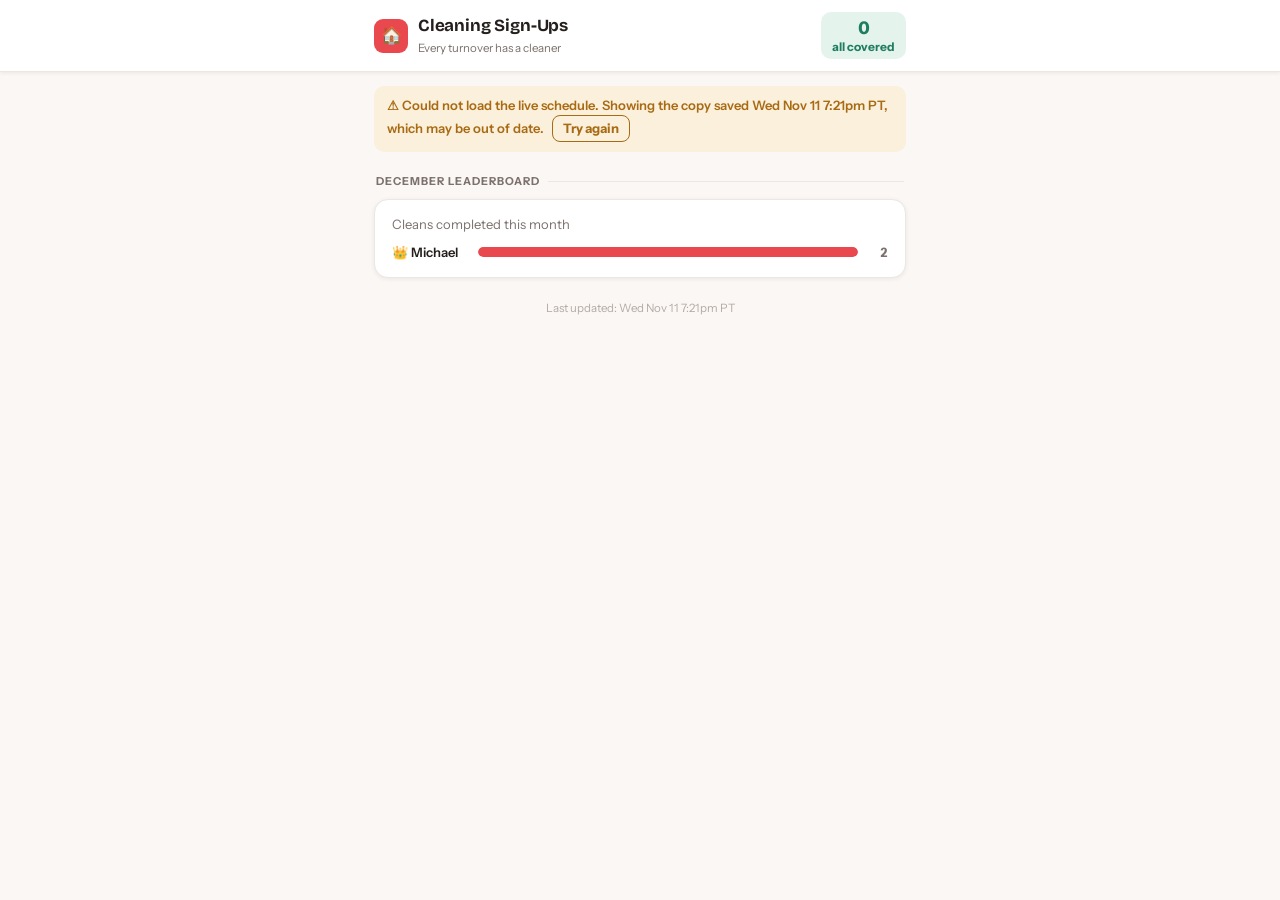
<file: index.html>
<!DOCTYPE html>
<html lang="en">
<head>
<meta charset="UTF-8">
<meta name="viewport" content="width=device-width, initial-scale=1.0">
<title>Cleaning Sign-Ups</title>
<link rel="stylesheet" href="https://fonts.googleapis.com/css2?family=Bricolage+Grotesque:wght@600;700;800&family=Instrument+Sans:wght@400;500;600;700&display=swap">
<style>
:root {
  --ground: #FAF7F5; --card: #FFFFFF; --ink: #241F1D; --muted: #7C716C; --faint: #B5AAA4;
  --line: #EDE6E2; --chip-bg: #F3EDE9; --accent: #E8484E; --accent-ink: #FFFFFF;
  --good: #1E7D5F; --good-bg: #E4F3EC; --warn: #A86A12; --warn-bg: #FBF0DC;
  --urgent: #C22B31; --urgent-bg: #FBE7E7; --shadow: 0 1px 4px rgba(60,40,30,0.08);
  --u-fun: #E8484E; --u-garage: #00857C; --u-nook: #7B3FA0;
  --u-cosmo: #D97706; --u-cows: #3B8A3F; --u-cottage: #4F5BB3;
}
@media (prefers-color-scheme: dark) {
  :root {
    --ground: #191514; --card: #221D1B; --ink: #F1EAE6; --muted: #A2968F; --faint: #6E635D;
    --line: #322B28; --chip-bg: #2C2522; --accent: #FF6B70; --accent-ink: #2A1213;
    --good: #4CC79A; --good-bg: #16302A; --warn: #E5A44A; --warn-bg: #33270F;
    --urgent: #FF7A7E; --urgent-bg: #3A1A1B; --shadow: 0 1px 5px rgba(0,0,0,0.4);
    --u-fun: #FF6B70; --u-garage: #2BB3A8; --u-nook: #B579DB;
    --u-cosmo: #F09B3E; --u-cows: #5FB963; --u-cottage: #8891E0;
  }
}
* { box-sizing: border-box; margin: 0; padding: 0; }
body { font-family: "Instrument Sans", -apple-system, "Segoe UI", Roboto, sans-serif; background: var(--ground); color: var(--ink); min-height: 100vh; font-size: 15px; line-height: 1.45; }
.wrap { max-width: 560px; margin: 0 auto; padding: 0 14px 40px; }
.topbar { position: sticky; top: 0; z-index: 10; background: var(--card); border-bottom: 1px solid var(--line); box-shadow: var(--shadow); }
.topbar-inner { max-width: 560px; margin: 0 auto; display: flex; align-items: center; justify-content: space-between; gap: 10px; padding: 12px 14px; }
.brand { display: flex; align-items: center; gap: 10px; min-width: 0; }
.brand-mark { width: 34px; height: 34px; border-radius: 9px; flex-shrink: 0; background: var(--accent); color: var(--accent-ink); display: grid; place-items: center; font-size: 17px; }
.brand h1 { font-family: "Bricolage Grotesque", "Instrument Sans", sans-serif; font-size: 17px; font-weight: 700; letter-spacing: -0.01em; white-space: nowrap; overflow: hidden; text-overflow: ellipsis; }
.brand .sub { font-size: 11.5px; color: var(--muted); margin-top: 1px; }
.open-count { flex-shrink: 0; text-align: center; background: var(--warn-bg); color: var(--warn); border-radius: 10px; padding: 5px 11px; font-weight: 700; font-size: 12px; line-height: 1.2; }
.open-count.zero { background: var(--good-bg); color: var(--good); }
.open-count .n { font-family: "Bricolage Grotesque", sans-serif; display: block; font-size: 19px; font-weight: 800; font-variant-numeric: tabular-nums; }
.section-head { display: flex; align-items: baseline; gap: 8px; font-size: 11px; font-weight: 700; text-transform: uppercase; letter-spacing: 0.09em; color: var(--muted); margin: 22px 2px 9px; }
.section-head .rule { flex: 1; height: 1px; background: var(--line); align-self: center; }
.card { position: relative; background: var(--card); border: 1px solid var(--line); border-radius: 14px; padding: 14px 15px 15px 18px; margin-bottom: 10px; box-shadow: var(--shadow); overflow: hidden; }
.card::before { content: ""; position: absolute; left: 0; top: 0; bottom: 0; width: 5px; background: var(--uc, var(--faint)); }
.card.done { opacity: 0.82; }
.card-top { display: flex; align-items: flex-start; gap: 12px; }
.date-badge { flex-shrink: 0; min-width: 52px; text-align: center; background: var(--chip-bg); border-radius: 11px; padding: 7px 8px 6px; }
.date-badge .dn { font-family: "Bricolage Grotesque", sans-serif; font-size: 23px; font-weight: 800; line-height: 1; font-variant-numeric: tabular-nums; }
.date-badge .dd { font-size: 10px; font-weight: 700; text-transform: uppercase; letter-spacing: 0.08em; color: var(--muted); margin-top: 3px; }
.card-info { flex: 1; min-width: 0; }
.unit-row { display: flex; align-items: center; flex-wrap: wrap; gap: 7px; }
.unit-name { font-family: "Bricolage Grotesque", sans-serif; font-size: 17px; font-weight: 700; letter-spacing: -0.01em; }
.badge { border-radius: 99px; padding: 2px 8px; font-size: 10.5px; font-weight: 700; letter-spacing: 0.03em; }
.badge.repeat { background: var(--warn-bg); color: var(--warn); }
.badge.dirty { background: var(--urgent-bg); color: var(--urgent); text-transform: uppercase; letter-spacing: 0.06em; }
.badge.urgent { background: var(--urgent); color: #fff; text-transform: uppercase; letter-spacing: 0.06em; animation: pulse 1.6s ease-in-out infinite; }
@keyframes pulse { 50% { opacity: 0.55; } }
@media (prefers-reduced-motion: reduce) { .badge.urgent { animation: none; } }
.guest { font-size: 13px; color: var(--muted); margin-top: 3px; }
.guest b { color: var(--ink); font-weight: 600; }
.meta { display: flex; flex-wrap: wrap; gap: 6px 12px; margin-top: 5px; font-size: 12px; color: var(--muted); }
.avail { color: var(--good); font-weight: 650; }
.pill { display: inline-block; background: var(--chip-bg); border-radius: 99px; padding: 1px 8px; font-size: 11.5px; color: var(--muted); }
.status { display: flex; align-items: center; gap: 8px; margin-top: 11px; border-radius: 10px; padding: 9px 12px; font-size: 13px; font-weight: 600; }
.status.ok { background: var(--good-bg); color: var(--good); }
.status.wait { background: var(--warn-bg); color: var(--warn); }
.status .when { font-weight: 400; opacity: 0.8; margin-left: auto; font-size: 12px; }
.signup-btn { display: block; margin-top: 11px; padding: 12px; border-radius: 10px; text-align: center; text-decoration: none; font-size: 15px; font-weight: 700; color: #fff; background: var(--uc, var(--accent)); transition: filter 0.15s; }
.signup-btn:hover { filter: brightness(1.08); }
.signup-btn:focus-visible, a:focus-visible { outline: 3px solid var(--accent); outline-offset: 2px; }
.signup-btn.urgent-btn { background: var(--urgent); }
.done-btn { display: block; margin-top: 8px; padding: 11px; border-radius: 10px; text-align: center; text-decoration: none; font-size: 14.5px; font-weight: 700; color: var(--good); background: var(--good-bg); border: 1.5px solid var(--good); transition: filter 0.15s; }
.done-btn:hover { filter: brightness(1.05); }
.day-label { font-size: 12px; font-weight: 700; color: var(--faint); margin: 14px 4px 6px; letter-spacing: 0.04em; }
.board { background: var(--card); border: 1px solid var(--line); border-radius: 14px; padding: 15px 17px; box-shadow: var(--shadow); }
.board-cap { font-size: 13px; color: var(--muted); }
.board-row { display: flex; align-items: center; gap: 10px; margin-top: 9px; }
.board-name { width: 76px; font-size: 13px; font-weight: 600; flex-shrink: 0; }
.board-bar-track { flex: 1; height: 10px; border-radius: 99px; background: var(--chip-bg); overflow: hidden; }
.board-bar { height: 100%; border-radius: 99px; background: var(--accent); }
.board-n { width: 20px; text-align: right; font-size: 13px; font-weight: 700; font-variant-numeric: tabular-nums; color: var(--muted); }
.empty { text-align: center; padding: 48px 20px; color: var(--muted); font-size: 15px; }
.stale { margin-top: 14px; background: var(--warn-bg); color: var(--warn); border-radius: 10px; padding: 10px 13px; font-size: 13px; font-weight: 600; }
.retry { margin-left: 8px; font: inherit; font-weight: 700; color: var(--warn); background: none; border: 1.5px solid var(--warn); border-radius: 8px; padding: 3px 10px; cursor: pointer; }
.retry:focus-visible { outline: 3px solid var(--accent); outline-offset: 2px; }
.updated { text-align: center; font-size: 11.5px; color: var(--faint); margin-top: 22px; }
</style>
</head>
<body>
<div class="topbar">
  <div class="topbar-inner">
    <div class="brand">
      <div class="brand-mark">&#127968;</div>
      <div>
        <h1>Cleaning Sign-Ups</h1>
        <div class="sub" id="subtitle"></div>
      </div>
    </div>
    <div class="open-count" id="opencount"></div>
  </div>
</div>
<div class="wrap"><div id="content"></div></div>
<!-- EVENTS_DATA_START -->
<script>
window.CLEANING_DATA = {
  generatedAt: "Wed Nov 11 7:21pm PT",
  todayISO: "2026-11-11",
  events: [{"unit":"Fun Music","guest":"Jeff Gray","party":"1a","cleaner":"Michael","confirmed":true,"repeat":true,"dateISO":"2026-11-13","stayRange":"Nov 13 - Nov 15","nights":2,"availRange":"","cleanFrom":"2026-11-08"},{"unit":"Garage Studio","guest":"Kyle Wade","party":"2a","cleaner":"","confirmed":false,"repeat":false,"dateISO":"2026-11-13","stayRange":"Nov 13 - Nov 15","nights":2,"availRange":"Nov 8 - Nov 13","cleanFrom":"2026-11-08"},{"unit":"Midnight Nook","guest":"Justin Foley","party":"1a","cleaner":"","confirmed":false,"repeat":false,"dateISO":"2026-11-13","stayRange":"Nov 13 - Nov 15","nights":2,"availRange":"Nov 7 - Nov 13","cleanFrom":"2026-11-07"},{"unit":"The Cottage","guest":"Katherine Van Gaver","party":"5a 1k","cleaner":"Michael","confirmed":true,"repeat":false,"dateISO":"2026-11-13","stayRange":"Nov 13 - Nov 15","nights":2,"availRange":"","cleanFrom":"2026-11-08"},{"unit":"Garage Studio","guest":"Suzanne Glazier","party":"2a 3p","cleaner":"","confirmed":false,"repeat":false,"dateISO":"2026-11-20","stayRange":"Nov 20 - Nov 23","nights":3,"availRange":"Nov 15 - Nov 20","cleanFrom":"2026-11-15"},{"unit":"Mini Cows","guest":"Jen Peters","party":"2a","cleaner":"","confirmed":false,"repeat":false,"dateISO":"2026-11-20","stayRange":"Nov 20 - Nov 22","nights":2,"availRange":"Nov 8 - Nov 20","cleanFrom":"2026-11-08"},{"unit":"Cosmo","guest":"Ab Mgaza","party":"2a","cleaner":"","confirmed":false,"repeat":false,"dateISO":"2026-11-21","stayRange":"Nov 21 - Nov 24","nights":3,"availRange":"Nov 8 - Nov 21","cleanFrom":"2026-11-08"},{"unit":"Cosmo","guest":"Linda Hein","party":"3a","cleaner":"","confirmed":false,"repeat":false,"dateISO":"2026-11-24","stayRange":"Nov 24 - Nov 28","nights":4,"availRange":"Nov 24 (same-day turnaround)","cleanFrom":"2026-11-24"},{"unit":"Garage Studio","guest":"Lorelei Anderson","party":"2a 1p","cleaner":"","confirmed":false,"repeat":false,"dateISO":"2026-11-24","stayRange":"Nov 24 - Nov 27","nights":3,"availRange":"Nov 23 - Nov 24","cleanFrom":"2026-11-23"},{"unit":"Mini Cows","guest":"Catherine Ayton","party":"2a 1k 3p","cleaner":"","confirmed":false,"repeat":false,"dateISO":"2026-11-25","stayRange":"Nov 25 - Nov 28","nights":3,"availRange":"Nov 22 - Nov 25","cleanFrom":"2026-11-22"},{"unit":"The Cottage","guest":"Sandi Jacob","party":"5a","cleaner":"","confirmed":false,"repeat":false,"dateISO":"2026-11-26","stayRange":"Nov 26 - Nov 29","nights":3,"availRange":"Nov 15 - Nov 26","cleanFrom":"2026-11-15"}],
  board: [{"name":"Michael","n":2}],
  dirty: []
};
</script>
<!-- EVENTS_DATA_END -->
<script>
var FORM_BASE = 'https://docs.google.com/forms/d/e/1FAIpQLSeeZfcvmwMFtXNadTH8kw542rXb0KxQWID0tbShL5nuqZrmXg/viewform';
var UNIT_ENTRY = 'entry.1764140552';
var DATE_ENTRY = 'entry.493844947';
var DONE_URL = 'https://script.google.com/macros/s/AKfycbyEdAWFJSwaIyzsfxIuwX4A19KaicPDNWkG2xo066-1zXQrsG2CQSjQtAmxucHD40pF/exec';
var MONTHS = ['Jan','Feb','Mar','Apr','May','Jun','Jul','Aug','Sep','Oct','Nov','Dec'];
var MONTHS_FULL = ['January','February','March','April','May','June','July','August','September','October','November','December'];
var DAYS = ['Sun','Mon','Tue','Wed','Thu','Fri','Sat'];
var UNIT_VARS = { 'Fun Music': '--u-fun', 'Garage Studio': '--u-garage', 'Midnight Nook': '--u-nook', 'Cosmo': '--u-cosmo', 'Mini Cows': '--u-cows', 'The Cottage': '--u-cottage' };

function signupUrl(unit, dateISO) { return FORM_BASE + '?usp=pp_url&' + UNIT_ENTRY + '=' + encodeURIComponent(unit) + '&' + DATE_ENTRY + '=' + dateISO; }
function doneUrl(e) { return DONE_URL.indexOf('https://') === 0 ? DONE_URL + '?u=' + encodeURIComponent(e.unit) + '&d=' + e.dateISO + '&n=' + encodeURIComponent(e.cleaner || '') : ''; }
function doneBtn(e) {
  if (!e.cleaner || e.confirmed || (e.cleanFrom && e.cleanFrom > window.CLEANING_DATA.todayISO)) return '';
  var u = doneUrl(e);
  return u ? '<a class="done-btn" href="' + u + '" target="_blank" rel="noopener">&#10003; Mark done &middot; ' + esc(e.unit) + '</a>' : '';
}
function unitVar(n) { return 'var(' + (UNIT_VARS[n] || '--faint') + ')'; }
function utc(iso) { return Date.UTC(parseInt(iso.substring(0,4),10), parseInt(iso.substring(5,7),10)-1, parseInt(iso.substring(8,10),10)); }
function addDays(iso, n) { var t = new Date(utc(iso) + n*86400000); return t.getUTCFullYear() + '-' + ('0'+(t.getUTCMonth()+1)).slice(-2) + '-' + ('0'+t.getUTCDate()).slice(-2); }
function dayNum(iso) { return parseInt(iso.substring(8,10),10); }
function dayName(iso) { return DAYS[new Date(utc(iso)).getUTCDay()]; }
function pretty(iso) { return MONTHS[parseInt(iso.substring(5,7),10)-1] + ' ' + dayNum(iso); }
function esc(s) { return String(s == null ? '' : s).replace(/&/g,'&amp;').replace(/</g,'&lt;').replace(/>/g,'&gt;').replace(/"/g,'&quot;'); }

function dateBadge(e) { return '<div class="date-badge"><div class="dn">' + dayNum(e.dateISO) + '</div><div class="dd">' + dayName(e.dateISO) + '</div></div>'; }

function metaBits(e) {
  var bits = [];
  if (e.party) bits.push('<span class="pill">' + esc(e.party) + '</span>');
  if (e.availRange) bits.push('<span class="avail">Available to clean: ' + esc(e.availRange) + '</span>');
  return bits.length ? '<div class="meta">' + bits.join('') + '</div>' : '';
}

function todayCard(e) {
  var h = '<div class="card" style="--uc:' + unitVar(e.unit) + '"><div class="card-top">' + dateBadge(e) + '<div class="card-info">';
  h += '<div class="unit-row"><span class="unit-name">' + esc(e.unit) + '</span>';
  if (!e.cleaner) h += '<span class="badge urgent">No cleaner</span>';
  if (e.repeat) h += '<span class="badge repeat">&#11088; Repeat guest</span>';
  h += '</div><div class="guest">Next guest: <b>' + esc(e.guest) + '</b> &middot; checks in today</div>' + metaBits(e) + '</div></div>';
  if (!e.cleaner) {
    h += '<a class="signup-btn urgent-btn" href="' + signupUrl(e.unit, e.dateISO) + '" target="_blank" rel="noopener">Claim today&#39;s clean &middot; ' + esc(e.unit) + '</a>';
  } else if (e.confirmed) {
    h += '<div class="status ok"><span>&#9989;</span> Cleaned by ' + esc(e.cleaner) + ' <span class="when">confirmed</span></div>';
  } else {
    h += '<div class="status wait"><span>&#8987;</span> Assigned to ' + esc(e.cleaner) + ' <span class="when">not marked done yet</span></div>';
    h += doneBtn(e);
  }
  return h + '</div>';
}

function openCard(e, urgent) {
  var h = '<div class="card" style="--uc:' + unitVar(e.unit) + '"><div class="card-top">' + dateBadge(e) + '<div class="card-info">';
  h += '<div class="unit-row"><span class="unit-name">' + esc(e.unit) + '</span>';
  if (urgent) h += '<span class="badge urgent">48 hrs</span>';
  if (e.repeat) h += '<span class="badge repeat">&#11088; Repeat guest</span>';
  h += '</div><div class="guest"><b>' + esc(e.guest) + '</b> checks in';
  if (e.stayRange) h += ' &middot; ' + esc(e.stayRange) + (e.nights ? ' &middot; ' + e.nights + ' night' + (e.nights === 1 ? '' : 's') : '');
  h += '</div>' + metaBits(e) + '</div></div>';
  h += '<a class="signup-btn' + (urgent ? ' urgent-btn' : '') + '" href="' + signupUrl(e.unit, e.dateISO) + '" target="_blank" rel="noopener">Sign up &middot; ' + esc(e.unit) + '</a></div>';
  return h;
}

function dirtyCard(e, todayISO) {
  var h = '<div class="card' + (e.scheduledBy ? ' done' : '') + '" style="--uc:' + unitVar(e.unit) + '"><div class="card-top">' + dateBadge(e) + '<div class="card-info">';
  h += '<div class="unit-row"><span class="unit-name">' + esc(e.unit) + '</span>';
  h += '<span class="badge ' + (e.scheduledBy ? 'repeat' : 'dirty') + '">' + (e.scheduledBy ? 'Clean booked' : 'Needs clean') + '</span>';
  h += '</div><div class="guest">Guest checked out <b>' + pretty(e.dateISO) + '</b>';
  if (e.days > 0) h += ' &middot; vacant ' + e.days + ' day' + (e.days === 1 ? '' : 's');
  h += '</div><div class="meta">';
  if (e.nextDateISO) h += '<span class="pill">Next guest ' + pretty(e.nextDateISO) + (e.nextDays > 0 ? ' &middot; ' + e.nextDays + ' days away' : '') + '</span>';
  else h += '<span class="pill">No upcoming stay booked</span>';
  if (!e.scheduledBy) h += '<span class="avail">Available to clean: any day</span>';
  h += '</div></div></div>';
  if (e.scheduledBy) {
    h += '<div class="status wait"><span>&#128197;</span> ' + esc(e.scheduledBy) + ' signed up for ' + pretty(e.scheduledOn) + '</div>';
  } else {
    h += '<a class="signup-btn" href="' + signupUrl(e.unit, todayISO) + '" target="_blank" rel="noopener">Clean it &middot; ' + esc(e.unit) + '</a>';
  }
  return h + '</div>';
}

function assignedCard(e) {
  var h = '<div class="card done" style="--uc:' + unitVar(e.unit) + '"><div class="card-top">' + dateBadge(e) + '<div class="card-info">';
  h += '<div class="unit-row"><span class="unit-name">' + esc(e.unit) + '</span>';
  if (e.repeat) h += '<span class="badge repeat">&#11088; Repeat guest</span>';
  h += '</div><div class="guest"><b>' + esc(e.guest) + '</b> checks in';
  if (e.stayRange) h += ' &middot; ' + esc(e.stayRange) + (e.nights ? ' &middot; ' + e.nights + ' night' + (e.nights === 1 ? '' : 's') : '');
  h += '</div>' + metaBits(e) + '</div></div>';
  if (e.confirmed) h += '<div class="status ok"><span>&#10024;</span> Cleaned by ' + esc(e.cleaner) + ' <span class="when">done</span></div></div>';
  else h += '<div class="status ok"><span>&#9989;</span> ' + esc(e.cleaner) + '&#39;s got it</div>' + doneBtn(e) + '</div>';
  return h;
}

// The schedule is baked in by a refresh job. If that job misses a run, don't keep
// showing an old day as "Today": use the real Pacific date and say the data is old.
function pacificNow() {
  try {
    var p = {};
    new Intl.DateTimeFormat('en-US', { timeZone: 'America/Los_Angeles', year: 'numeric', month: '2-digit', day: '2-digit', hour: '2-digit', hourCycle: 'h23' })
      .formatToParts(new Date()).forEach(function (x) { p[x.type] = x.value; });
    return { iso: p.year + '-' + p.month + '-' + p.day, hour: parseInt(p.hour, 10) };
  } catch (err) { return null; }
}

function sectionHead(label) { return '<div class="section-head">' + label + ' <span class="rule"></span></div>'; }

function render() {
  var D = window.CLEANING_DATA;
  var now = pacificNow();
  // Allow an hour after midnight for the nightly refresh before calling it stale.
  var stale = !!now && /^\d{4}-\d\d-\d\d$/.test(D.todayISO) && now.iso > D.todayISO && (now.hour >= 1 || now.iso > addDays(D.todayISO, 1));
  if (stale) D.todayISO = now.iso;
  var todayISO = D.todayISO;
  var events = (D.events || []).slice().sort(function (a, b) { return a.dateISO < b.dateISO ? -1 : a.dateISO > b.dateISO ? 1 : 0; });
  var today = events.filter(function (e) { return e.dateISO === todayISO; });
  var upcoming = events.filter(function (e) { return e.dateISO > todayISO; });
  var openUp = upcoming.filter(function (e) { return !e.cleaner; });
  var claimedUp = upcoming.filter(function (e) { return e.cleaner; });
  var openAll = today.filter(function (e) { return !e.cleaner; }).concat(openUp);
  var dirty = (D.dirty || []).slice().sort(function (a, b) { return a.dateISO < b.dateISO ? -1 : a.dateISO > b.dateISO ? 1 : 0; });
  var dirtyOpen = dirty.filter(function (e) { return !e.scheduledBy; });
  var urgentCutoff = addDays(todayISO, 2);
  var tomorrowISO = addDays(todayISO, 1);

  var totalOpen = openAll.length + dirtyOpen.length;
  var oc = document.getElementById('opencount');
  oc.className = 'open-count' + (totalOpen ? '' : ' zero');
  oc.innerHTML = '<span class="n">' + totalOpen + '</span>' + (totalOpen ? 'open job' + (totalOpen === 1 ? '' : 's') : 'all covered');

  var sub;
  if (dirtyOpen.length) sub = dirtyOpen.length + ' vacant unit' + (dirtyOpen.length === 1 ? '' : 's') + ' ready to clean now';
  else if (!openAll.length) sub = 'Every turnover has a cleaner';
  else {
    var first = openAll[0];
    var when = first.dateISO === todayISO ? 'today' : first.dateISO === tomorrowISO ? 'tomorrow' : dayName(first.dateISO) + ' ' + pretty(first.dateISO);
    sub = 'Next open slot: ' + when + ' &middot; ' + esc(first.unit);
  }
  document.getElementById('subtitle').innerHTML = sub;

  var html = '';
  if (liveState === 'failed') html += '<div class="stale" role="status">&#9888; Could not load the live schedule. Showing the copy saved ' + esc(D.generatedAt) + ', which may be out of date.<button class="retry" type="button" onclick="loadLive()">Try again</button></div>';
  else if (stale && liveState !== 'loading') html += '<div class="stale" role="status">&#9888; Schedule last refreshed ' + esc(D.generatedAt) + '. Sign-ups and cleans since then may not show yet.</div>';
  if (!events.length && !dirty.length) {
    html = '<div class="empty">No check-ins in the next two weeks. Check back soon!</div>';
  } else {
    if (today.length) {
      html += sectionHead('Today &middot; ' + dayName(todayISO) + ' ' + pretty(todayISO));
      html += today.map(function (e) { return todayCard(e); }).join('');
    }
    if (dirty.length) {
      html += sectionHead('Needs cleaning now');
      html += dirty.map(function (e) { return dirtyCard(e, todayISO); }).join('');
    }
    if (openUp.length) {
      html += sectionHead('Needs a cleaner');
      var lastDate = '';
      openUp.forEach(function (e) {
        if (e.dateISO !== lastDate) {
          lastDate = e.dateISO;
          var lbl = e.dateISO === tomorrowISO ? 'Tomorrow &middot; ' + dayName(e.dateISO) + ' ' + pretty(e.dateISO) : dayName(e.dateISO) + ' ' + pretty(e.dateISO);
          html += '<div class="day-label">' + lbl + '</div>';
        }
        html += openCard(e, e.dateISO <= urgentCutoff);
      });
    }
    if (claimedUp.length) {
      html += sectionHead('Already assigned');
      html += claimedUp.map(function (e) { return assignedCard(e); }).join('');
    }
  }
  var board = (D.board || []).slice().sort(function (a, b) { return b.n - a.n; }).slice(0, 6);
  if (board.length) {
    var max = board[0].n || 1;
    html += sectionHead(MONTHS_FULL[parseInt(todayISO.substring(5,7),10)-1] + ' leaderboard');
    html += '<div class="board"><div class="board-cap">Cleans completed this month</div>';
    board.forEach(function (r, i) {
      var w = Math.max(8, Math.round(100 * r.n / max));
      var op = Math.max(0.45, 1 - i * 0.14);
      html += '<div class="board-row"><span class="board-name">' + (i === 0 ? '&#128081; ' : '') + esc(r.name) + '</span><div class="board-bar-track"><div class="board-bar" style="width:' + w + '%; opacity:' + op + '"></div></div><span class="board-n">' + r.n + '</span></div>';
    });
    html += '</div>';
  }
  if (D.live) html += '<p class="updated">Live schedule &middot; loaded ' + esc(D.generatedAt) + '</p>';
  else if (liveState === 'loading') html += '<p class="updated">Saved copy from ' + esc(D.generatedAt) + ' &middot; checking for the latest&hellip;</p>';
  else html += '<p class="updated">Last updated: ' + esc(D.generatedAt) + '</p>';
  document.getElementById('content').innerHTML = html;
}

// The schedule is loaded live from the Mark done web app each time the page opens,
// so sign-ups show within about a minute. The data baked into this file is only the
// fallback for when that request fails.
var LIVE_TIMEOUT_MS = 12000;
var liveState = '';      // '' | 'loading' | 'ok' | 'failed'
var liveLoadedAt = 0;
function loadLive() {
  if (liveState === 'loading' || DONE_URL.indexOf('https://') !== 0) return;
  var finished = false, tag = document.createElement('script');
  var timer = setTimeout(function () { finish(false); }, LIVE_TIMEOUT_MS);
  function finish(ok) {
    if (finished) return;
    finished = true;
    clearTimeout(timer);
    if (tag.parentNode) tag.parentNode.removeChild(tag);
    liveState = ok ? 'ok' : 'failed';
    if (ok) liveLoadedAt = Date.now();
    render();
  }
  window.__cleaningLive = function (d) {
    if (finished) return;
    var good = d && !d.error && d.events && typeof d.events.length === 'number' && /^\d{4}-\d\d-\d\d$/.test(d.todayISO || '');
    if (good) window.CLEANING_DATA = d;
    finish(!!good);
  };
  tag.onerror = function () { finish(false); };
  tag.src = DONE_URL + '?data=1&callback=__cleaningLive&t=' + Date.now();
  liveState = 'loading';
  render();
  document.head.appendChild(tag);
}
// Cleaners leave this tab open: refresh when they come back to it.
document.addEventListener('visibilitychange', function () {
  if (!document.hidden && Date.now() - liveLoadedAt > 60000) loadLive();
});
render();
loadLive();
</script>
</body>
</html>
</file>
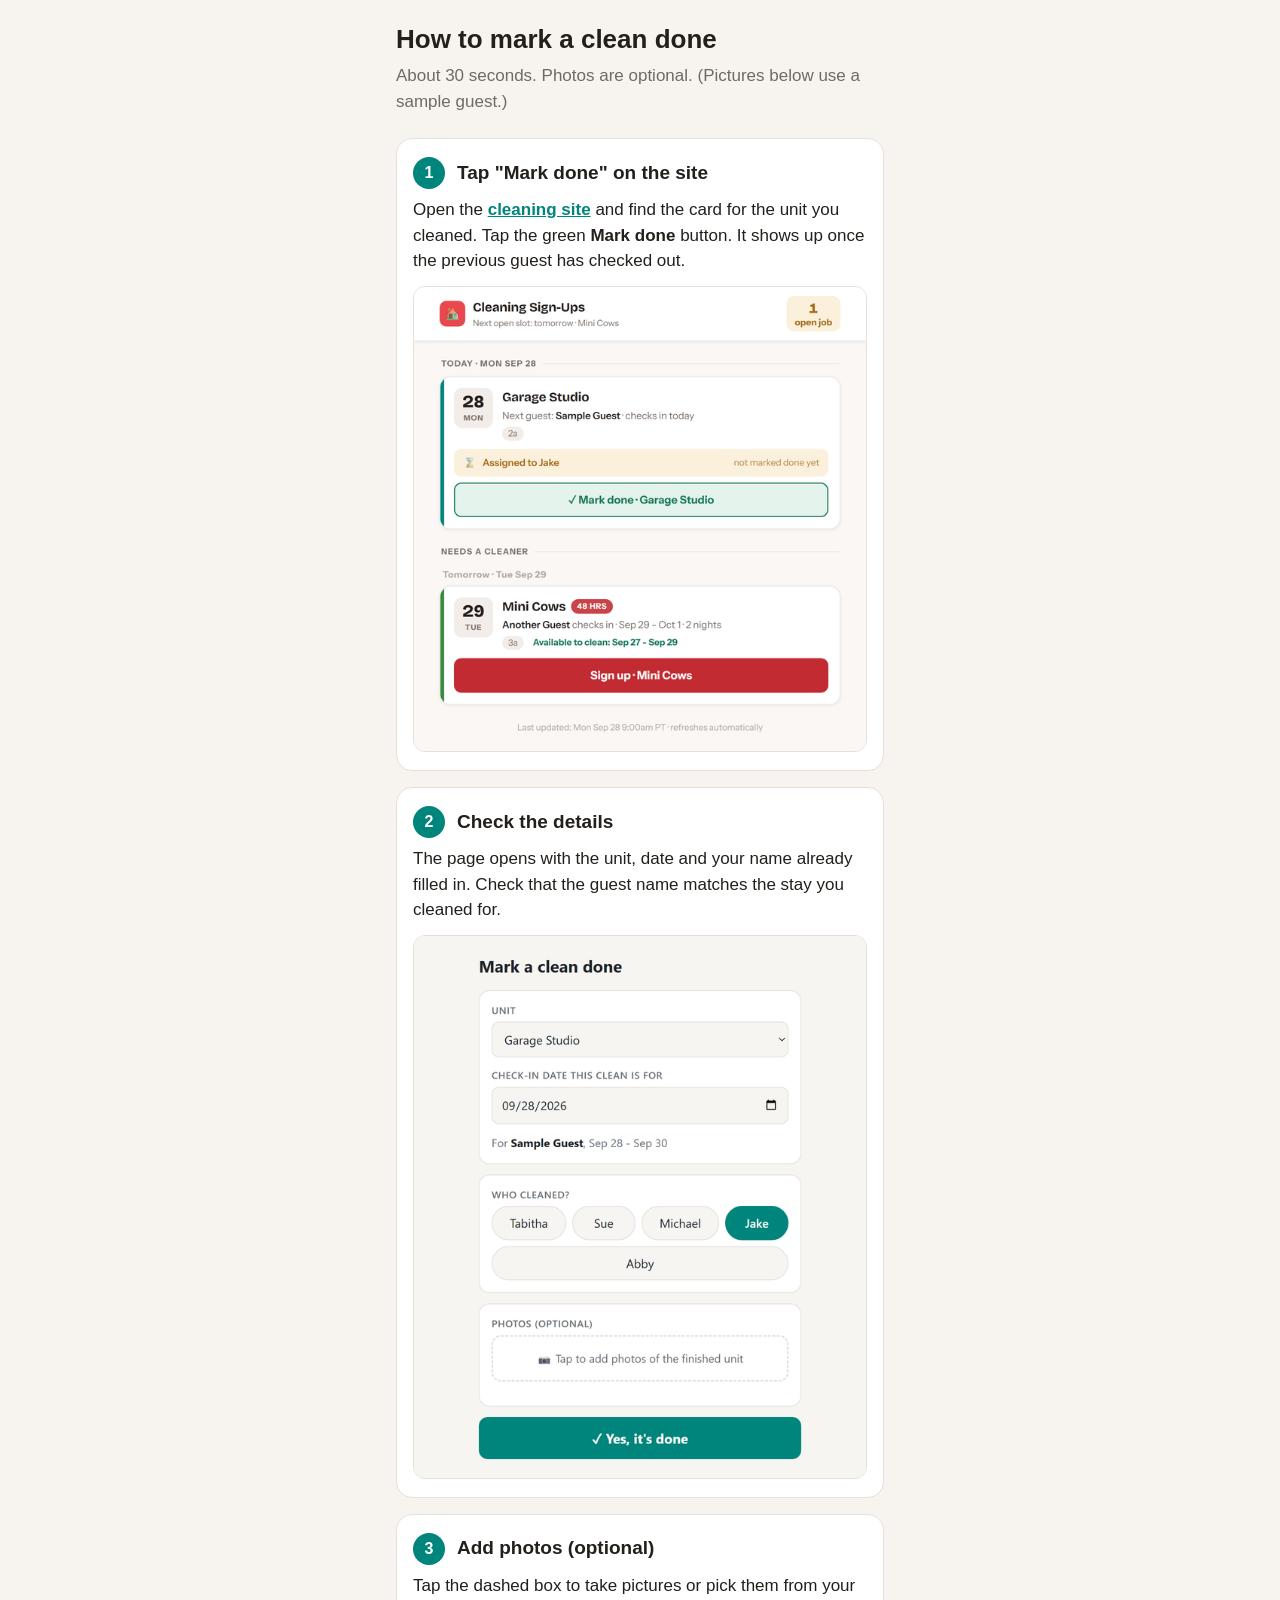
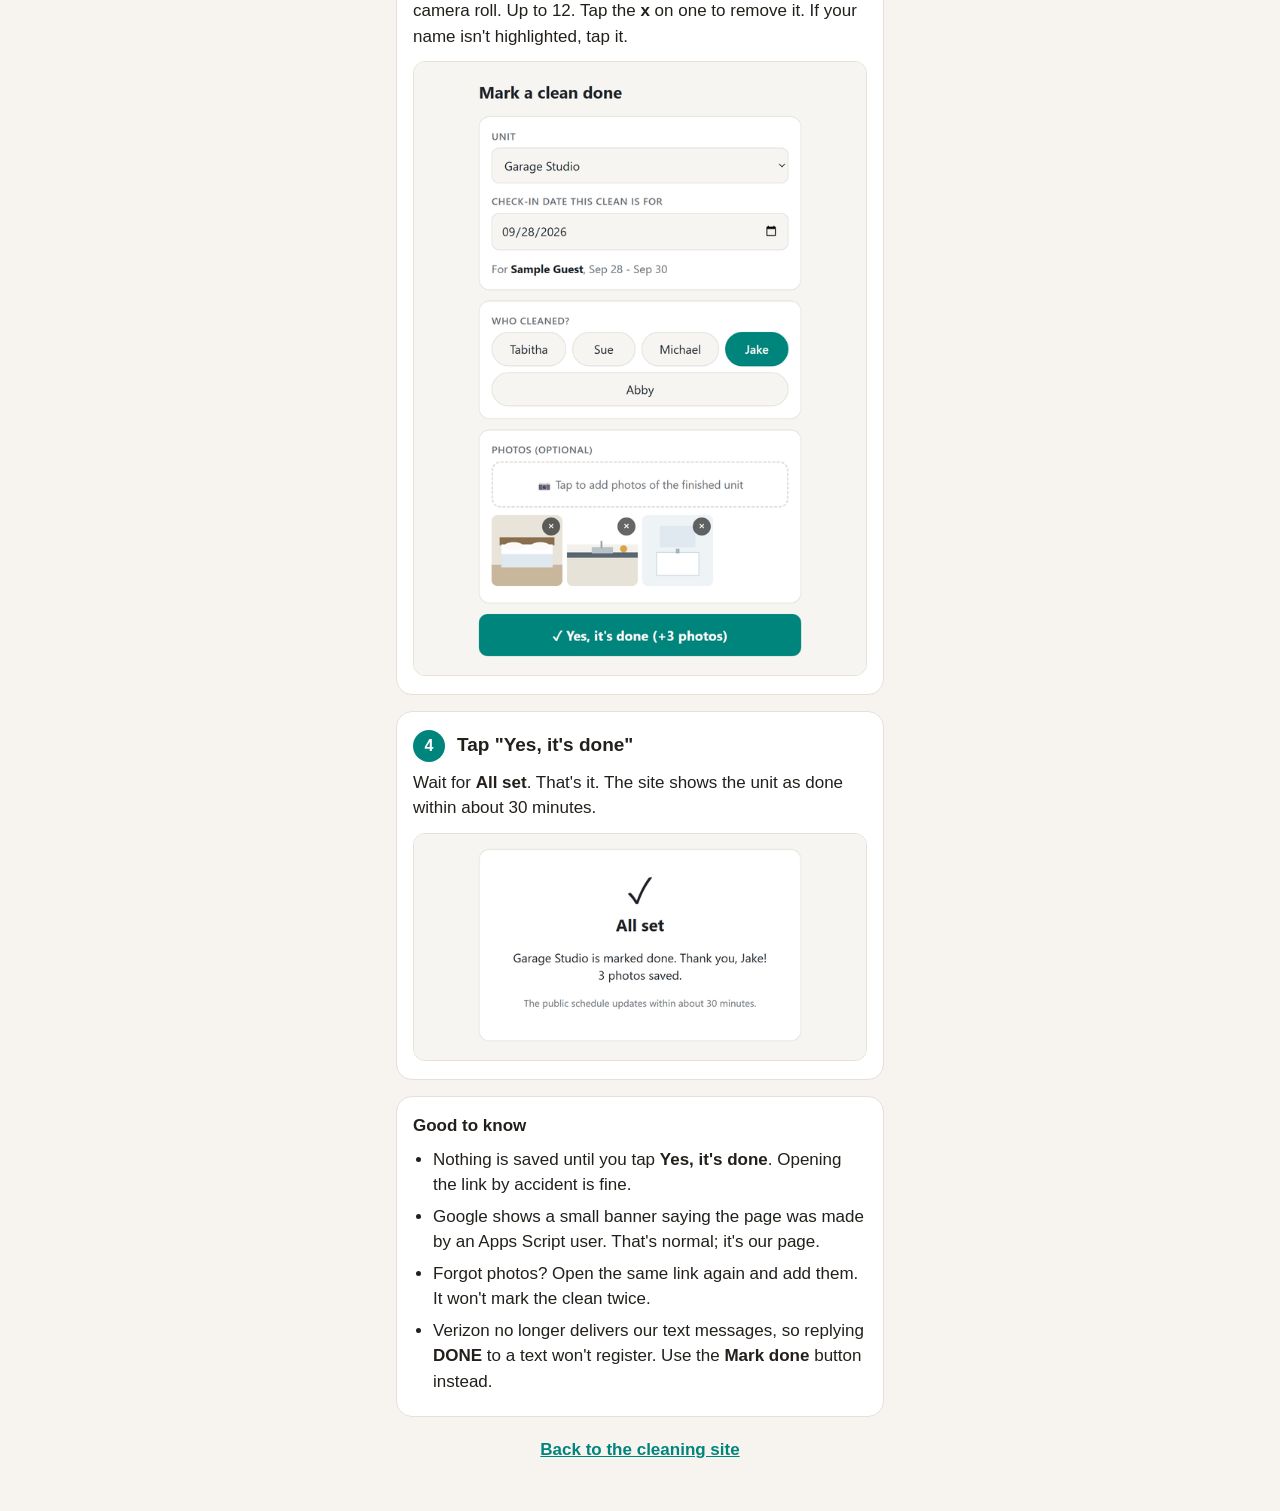
<file: done-help.html>
<!DOCTYPE html>
<html lang="en">
<head>
<meta charset="utf-8">
<meta name="viewport" content="width=device-width, initial-scale=1">
<title>How to Mark Done</title>
<style>
  :root { --bg:#f7f4f0; --card:#fff; --ink:#23201c; --mute:#6f6a63; --line:#e6e0d8; --accent:#00857C; --num-ink:#fff; }
  @media (prefers-color-scheme: dark) { :root:not([data-theme="light"]) { --bg:#171513; --card:#211f1c; --ink:#eeeae4; --mute:#a39d95; --line:#35312c; --accent:#2bb3a8; --num-ink:#06201e; } }
  :root[data-theme="dark"] { --bg:#171513; --card:#211f1c; --ink:#eeeae4; --mute:#a39d95; --line:#35312c; --accent:#2bb3a8; --num-ink:#06201e; }
  * { box-sizing:border-box; }
  body { margin:0; background:var(--bg); color:var(--ink); font:17px/1.5 -apple-system,BlinkMacSystemFont,"Segoe UI",Roboto,sans-serif; }
  main { max-width:520px; margin:0 auto; padding:24px 16px 48px; }
  h1 { font-size:26px; line-height:1.2; margin:0 0 8px; }
  .lede { color:var(--mute); margin:0 0 24px; }
  .step { background:var(--card); border:1px solid var(--line); border-radius:16px; padding:18px 16px; margin-bottom:16px; }
  .step h2 { display:flex; gap:12px; align-items:center; font-size:19px; margin:0 0 8px; }
  .num { flex:none; width:32px; height:32px; border-radius:50%; background:var(--accent); color:var(--num-ink); display:grid; place-items:center; font-size:16px; font-weight:700; }
  .step p { margin:0 0 12px; }
  .step img { display:block; width:100%; height:auto; border:1px solid var(--line); border-radius:12px; }
  .note { background:var(--card); border:1px solid var(--line); border-radius:16px; padding:16px; }
  .note h2 { font-size:17px; margin:0 0 8px; }
  .note ul { margin:0; padding-left:20px; }
  .note li { margin-bottom:6px; }
  a { color:var(--accent); font-weight:600; }
  .back { display:block; text-align:center; margin-top:20px; }
</style>
</head>
<body>
<main>
  <h1>How to mark a clean done</h1>
  <p class="lede">About 30 seconds. Photos are optional. (Pictures below use a sample guest.)</p>

  <section class="step">
    <h2><span class="num">1</span>Tap "Mark done" on the site</h2>
    <p>Open the <a href="https://tanatous88.github.io/airbnb-cleaning/">cleaning site</a> and find the card for the unit you cleaned. Tap the green <b>Mark done</b> button. It shows up once the previous guest has checked out.</p>
    <img src="help/step1.png" alt="The cleaning site with a Mark done button under a Garage Studio card assigned to Jake" width="600" height="617">
  </section>

  <section class="step">
    <h2><span class="num">2</span>Check the details</h2>
    <p>The page opens with the unit, date and your name already filled in. Check that the guest name matches the stay you cleaned for.</p>
    <img src="help/step2.png" alt="The Mark a clean done page showing Garage Studio, Sep 28, Sample Guest, and Jake selected" width="600" height="719">
  </section>

  <section class="step">
    <h2><span class="num">3</span>Add photos (optional)</h2>
    <p>Tap the dashed box to take pictures or pick them from your camera roll. Up to 12. Tap the <b>x</b> on one to remove it. If your name isn't highlighted, tap it.</p>
    <img src="help/step3.png" alt="The page with three photos added and the button reading Yes, it's done (+3 photos)" width="600" height="813">
  </section>

  <section class="step">
    <h2><span class="num">4</span>Tap "Yes, it's done"</h2>
    <p>Wait for <b>All set</b>. That's it. The site shows the unit as done within about 30 minutes.</p>
    <img src="help/step4.png" alt="The All set screen: Garage Studio is marked done, 3 photos saved" width="600" height="301">
  </section>

  <section class="note">
    <h2>Good to know</h2>
    <ul>
      <li>Nothing is saved until you tap <b>Yes, it's done</b>. Opening the link by accident is fine.</li>
      <li>Google shows a small banner saying the page was made by an Apps Script user. That's normal; it's our page.</li>
      <li>Forgot photos? Open the same link again and add them. It won't mark the clean twice.</li>
      <li>Verizon no longer delivers our text messages, so replying <b>DONE</b> to a text won&#39;t register. Use the <b>Mark done</b> button instead.</li>
    </ul>
  </section>

  <a class="back" href="https://tanatous88.github.io/airbnb-cleaning/">Back to the cleaning site</a>
</main>
</body>
</html>
</file>
